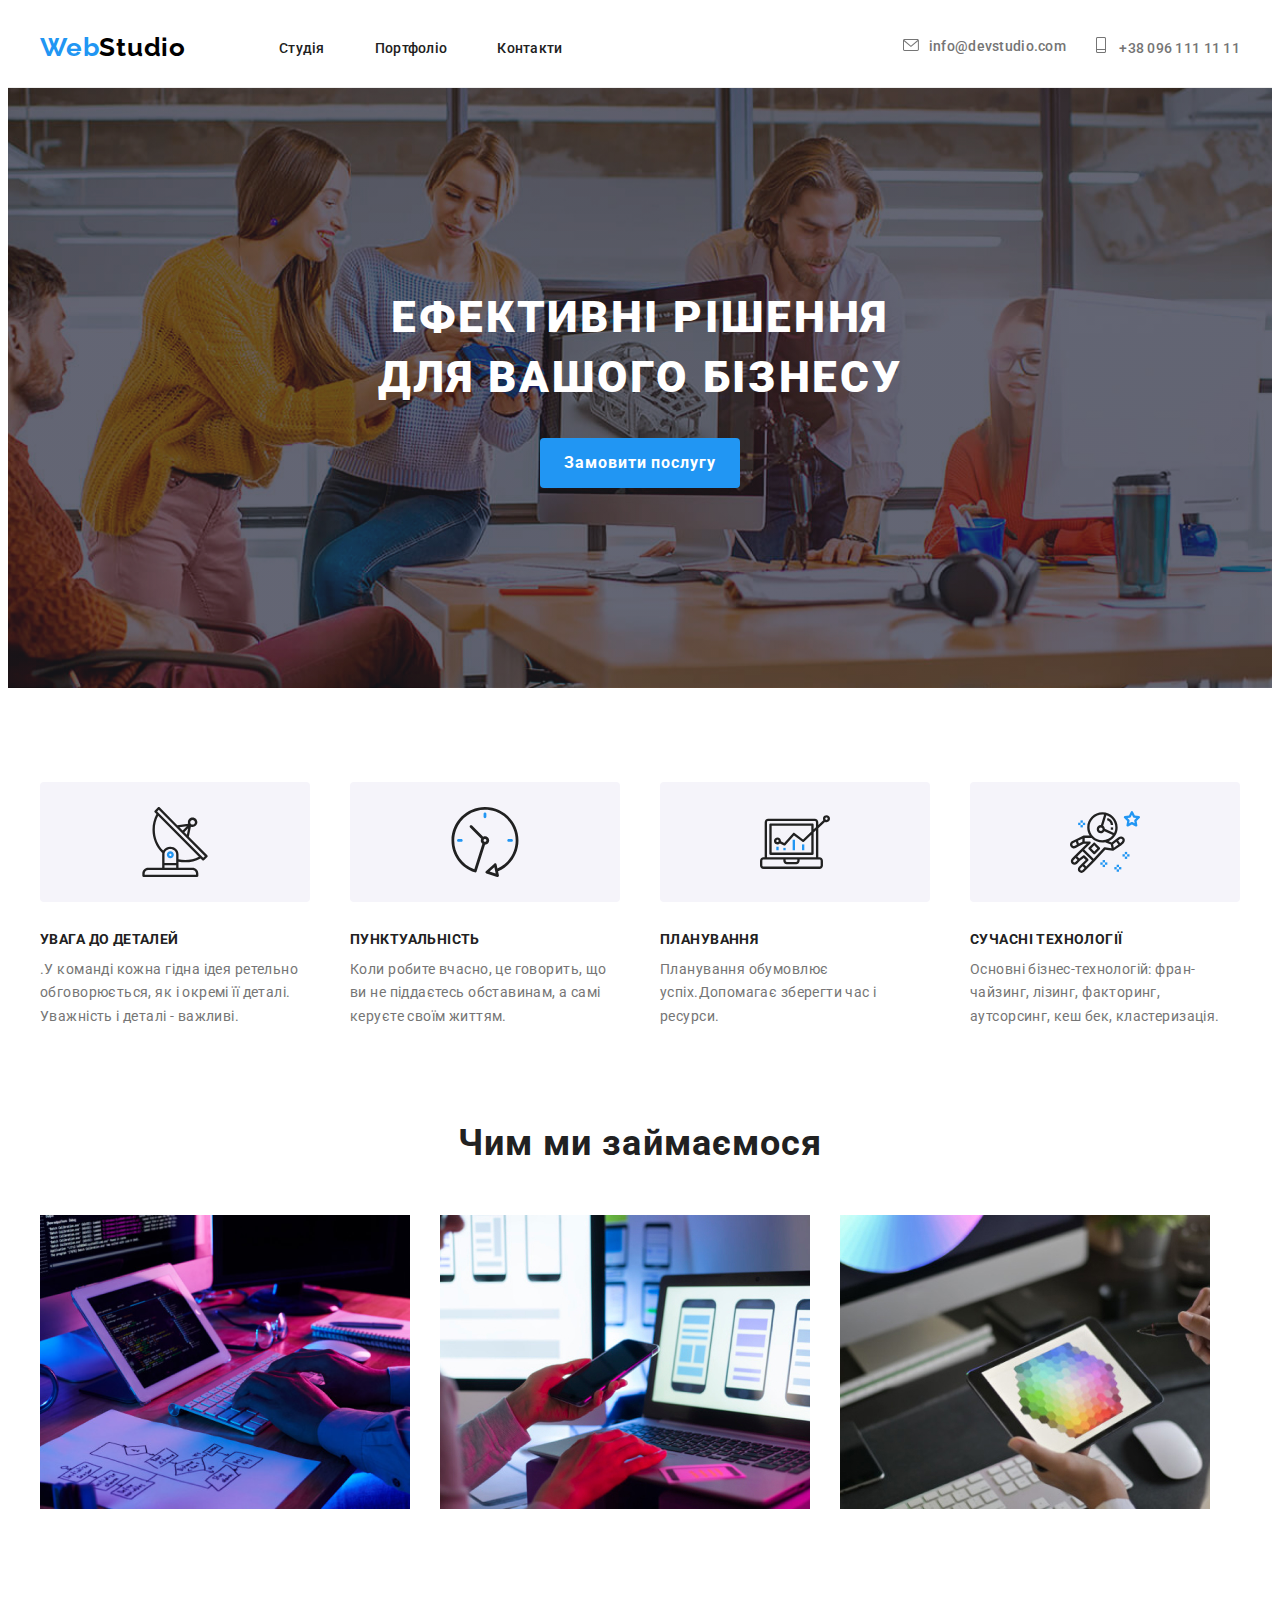
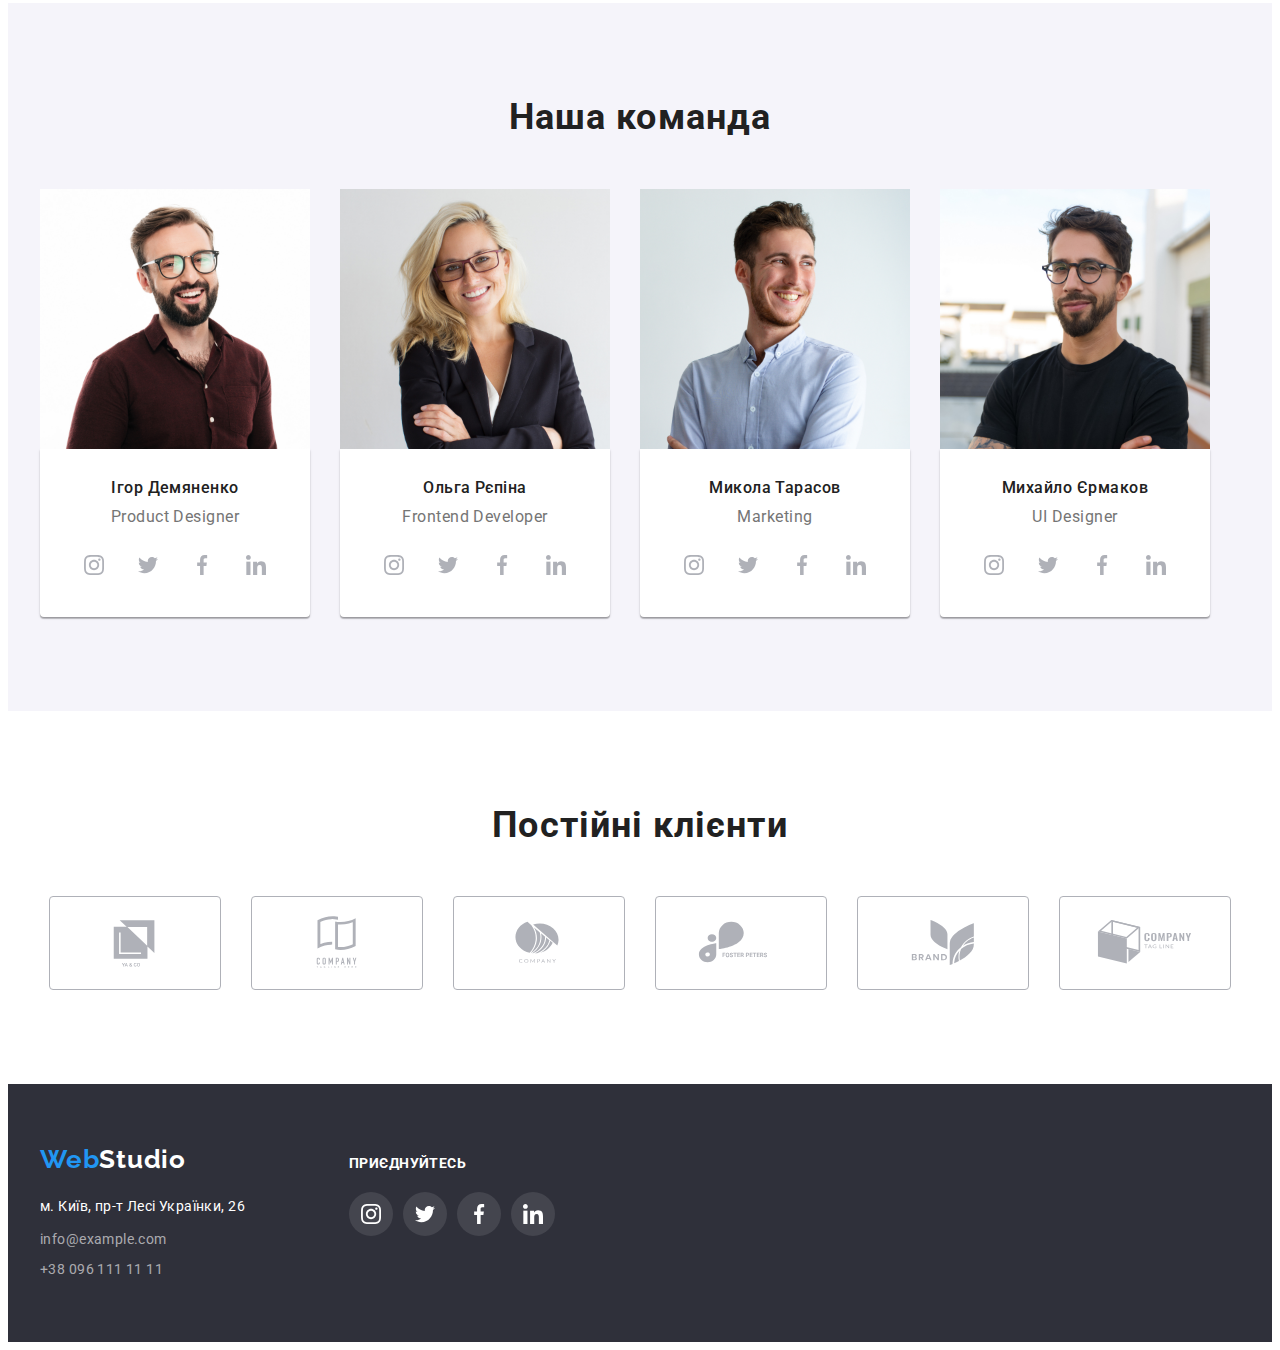
<file: index.html>
<!DOCTYPE html>
<html lang="uk">
<head>
    <meta charset="UTF-8">
    <meta http-equiv="X-UA-Compatible" content="IE=edge">
    <meta name="viewport" content="width=device-width, initial-scale=1.0">
    <link rel="preconnect" href="https://fonts.googleapis.com">
<link rel="preconnect" href="https://fonts.gstatic.com" crossorigin>
<link href="https://fonts.googleapis.com/css2?family=Montserrat:wght@700&family=Roboto:wght@400;500;700;900&display=swap" rel="stylesheet">
<link href="https://fonts.googleapis.com/css2?family=Montserrat:wght@700&family=Raleway:wght@700&display=swap" rel="stylesheet">
<link rel="stylesheet" href="https://cdnjs.cloudflare.com/ajax/libs/modern-normalize/1.1.0/modern-normalize.min.css" integrity="sha512-wpPYUAdjBVSE4KJnH1VR1HeZfpl1ub8YT/NKx4PuQ5NmX2tKuGu6U/JRp5y+Y8XG2tV+wKQpNHVUX03MfMFn9Q==" crossorigin="anonymous" referrerpolicy="no-referrer" />
<link rel="stylesheet" href="css/styles.css">
<title>Document</title>
</head>
<body class="style">
    <header class="header"> 
      <div class="container">
      <a href class="logo"<span style="color:#2196f3">Web</span><span style="color:black">Studio</span></a>
        <nav> 
          <ul class="header-nav">
            <li>
              <a href class="nav-one">Студія</a>
            </li>
            <li>
              <a href="portfolio.html"class="nav-two">Портфоліо</a>
            </li>
            <li>
              <a href class="nav-three">Контакти</a>
            </li>
          </ul>
        </nav>
      <div class="header-contact">
        <ul class="header-con-list">
            <li class="header-con-item">
              <a href="mailto:info@devstudio.com"class="header-con-link">
                <svg class="header-con-icon"width="16"height="12">
                  <use href="./img/icons2.svg#icon-envelope"></use>
                </svg>info@devstudio.com</a> 
              </a>             
          </li>
            <li class="header-con-item">
              <a href="tel:+380961111111"class="header-con-link">
                <svg class="header-con-icon"width="10"height="16">
                  <use href="./img/icons2.svg#icon-Vector"></use>
                </svg> +38 096 111 11 11</a> 
              </a>  
          </li> 
        </ul>
      </div>
      </header>
      <main> 
<section class="fon">
  <div class="container"> 
    <h1 class="title">Ефективні рішення<br> для вашого бізнесу</h1>
    <button type="button"class="button">Замовити послугу</button>
  </div>
</section>
<section class="main">
  <div class="container">
    <ul class="main1">
      <li class="main1-item">
        <div class="main-item"> 
                      <svg class="main-icon"width="70"height="70">
              <use href="./img/icons3.svg#icon-antenna"></use>
            </svg>
     </div>
        <h3 class="main-one">Увага до деталей</h3>
        <p class="text">.У команді кожна гідна ідея ретельно обговорюється, як і окремі її деталі. Уважність і деталі - важливі.
        </p>
    </li>
    <li>
      <div class="main-item">
                  <svg class="main-icon"width="70"height="70">
            <use href="./img/icons3.svg#icon-clock"></use>
          </svg>
      </div>
        <h3 class="main-one">Пунктуальність</h3>
        <p class="text"> 
    Коли робите вчасно, це говорить, що ви не піддаєтесь обставинам, а самі керуєте своїм життям.</p>
    </li>
    <li>
      <div class="main-item">
                  <svg class="main-icon"width="70"height="70">
            <use href="./img/icons3.svg#icon-diagram"></use>
          </svg>
      </div>
       <h3 class="main-one">Планування</h3>
       <p class="text">Планування обумовлює успіх.Допомагає зберегти час і ресурси.</p>
    </li>
    <li>
      <div class="main-item">
          <svg class="main-icon"width="70"height="70">
            <use href="./img/icons3.svg#icon-astronaut"></use>
          </svg>  
      </div>
        <h3 class="main-one">Сучасні технології</h3>
        <p class="text">Основні бізнес-технологій: 
          фран- чайзинг, лізинг, факторинг, аутсорсинг, кеш бек, кластеризація. </p>
    </li>
   </ul>
  </div>
</section>
<section class="work-foto">
  <div class="container">
  <h2 class="work">Чим ми займаємося</h2>
      <ul class="foto">
        <li>
            <img
            src="./img/box 1.png"
            alt="лептоп-1"
            width="370"
            height="294"
          />  
        </li>
        <li>
            <img
              src="./img/box2.jpg"
              alt="лептоп-2"
              width="370"
              height="294"
            />
        </li>
        <li>
            <img
              src="./img/box3.jpg"
              alt="лептоп-3"
              width="370"
              height="294"
            />
        </li>
    </ul>
  </div>
</section>
<section class="teams">
  <div class="container"
    <h2 class="work">Наша команда</h2>
          <ul class="people">
        <li>
            <img
            src="./img/img1.jpg"
            alt="пан1"
            width="270"
            height="260"
            />
            <section>
            <div class="tm1">
           <h3 class="team">Ігор Демяненко</h3>
           <p class="team-one">Product Designer</p>
           <ul class="tm-soc-list">
            <li class="tm-soc-item">
              <a href=""class="tm-soc-link link">
                  <svg class="tm-soc-icon"width="20"height="20">
                  <use href="./img/icons.svg#icon-instagram-2"></use>
                  </svg>
              </a>
            </li>
            <li class="tm-soc-item">
              <a href=""class="tm-soc-link link">
                <svg class="tm-soc-icon"width="20"height="20">
                  <use href="./img/icons.svg#icon-twitter-1"></use>
                </svg>
              </a>
            </li>
            <li class="tm-soc-item">
                <a href=""class="tm-soc-link link">
                  <svg class="tm-soc-icon"width="20"height="20">
                  <use href="./img/icons.svg#icon-facebook-1"></use>
                  </svg>
              </a> 
              </a>
            </li>
            <li class="tm-soc-item">
              <a href=""class="tm-soc-link link">
                <svg class="tm-soc-icon"width="20"height="20">
                  <use href="./img/icons.svg#icon-linkedin-1"></use>
                  </svg>  
              </a>
            </li>
           </ul>
          </div>
            </section>
          </li>
        <li>
            <img
            src="./img/img2.jpg"
            alt="пані1"
            width="270"
            height="260"
            />
            <div class="tm1">
            <h3 class="team">Ольга Рєпіна</h3>
            <p class="team-one">Frontend Developer</p>
            <ul class="tm-soc-list">
              <li class="tm-soc-item">
                <a href=""class="tm-soc-link link">
                  <svg class="tm-soc-icon"width="20"height="20">
                    <use href="./img/icons.svg#icon-instagram-2"></use>
                    </svg>
                </a>
              </li>
              <li class="tm-soc-item">
                <a href=""class="tm-soc-link link">
                  <svg class="tm-soc-icon"width="20"height="20">
                    <use href="./img/icons.svg#icon-twitter-1"></use>
                  </svg> 
                </a>
              </li>
              <li class="tm-soc-item">
                <a href=""class="tm-soc-link link">
                  <svg class="tm-soc-icon"width="20"height="20">
                    <use href="./img/icons.svg#icon-facebook-1"></use>
                    </svg>  
                </a>
              </li>
              <li class="tm-soc-item">
                <a href=""class="tm-soc-link link">
                  <svg class="tm-soc-icon"width="20"height="20">
                    <use href="./img/icons.svg#icon-linkedin-1"></use>
                    </svg>  
                </a>
              </li>
             </ul>
            </div>
        </li>
        <li>
            <img
            src="./img/img3.jpg"
            alt="пан2"
            width="270"
            height="260"
            />  
            <div class="tm1">
            <h3 class="team">Микола Тарасов</h3>
           <p class="team-one">Marketing</p> 
           <ul class="tm-soc-list">
            <li class="tm-soc-item">
              <a href=""class="tm-soc-link link">
                <svg class="tm-soc-icon"width="20"height="20">
                  <use href="./img/icons.svg#icon-instagram-2"></use>
                  </svg>  
              </a>
            </li>
            <li class="tm-soc-item">
              <a href=""class="tm-soc-link link"> 
                <svg class="tm-soc-icon"width="20"height="20">
                  <use href="./img/icons.svg#icon-twitter-1"></use>
                </svg>  
              </a>
            </li>
            <li class="tm-soc-item">
              <a href=""class="tm-soc-link link">
                <svg class="tm-soc-icon"width="20"height="20">
                  <use href="./img/icons.svg#icon-facebook-1"></use>
                  </svg>  
              </a>
            </li>
            <li class="tm-soc-item">
              <a href=""class="tm-soc-link link">
                <svg class="tm-soc-icon"width="20"height="20">
                  <use href="./img/icons.svg#icon-linkedin-1"></use>
                  </svg>  
              </a>
            </li>
           </ul>
            </div>
        </li>
        <li>
            <img
            src="./img/img4.jpg"
            alt="пан3"
            width="270"
            height="260"
            /> 
            <div class="tm1">
            <h3 class="team">Михайло Єрмаков</h3>
            <p class="team-one">UI Designer</p>
            <ul class="tm-soc-list">
              <li class="tm-soc-item">
                <a href=""class="tm-soc-link link">
                  <svg class="tm-soc-icon"width="20"height="20">
                    <use href="./img/icons.svg#icon-instagram-2"></use>
                    </svg>
                </a>
              </li>
              <li class="tm-soc-item">
                <a href=""class="tm-soc-link link">
                  <svg class="tm-soc-icon"width="20"height="20">
                    <use href="./img/icons.svg#icon-twitter-1"></use>
                  </svg> 
                </a>
              </li>
              <li class="tm-soc-item">
                <a href=""class="tm-soc-link link">
                  <svg class="tm-soc-icon"width="20"height="20">
                    <use href="./img/icons.svg#icon-facebook-1"></use>
                    </svg>  
                </a>
              </li>
              <li class="tm-soc-item">
                <a href=""class="tm-soc-link link">
                  <svg class="tm-soc-icon"width="20"height="20">
                    <use href="./img/icons.svg#icon-linkedin-1"></use>
                    </svg>  
                </a>
              </li>
             </ul>
            </div>
        </li>
     </ul>
  </div>
</section>
<section class="clients">
  <div class="container">
  <h2 class="clients-title">Постійні клієнти</h2>
  <ul class="clients-list">
    <li class="clients-item">
      <a href="" class="clients-link link">
       <svg class="clients-soc-icon"width="106"height="60">
        <use href="./img/icons1.svg#icon-Logo1"></use>
       </svg>
      </a>
    </li>
    <li class="clients-item">
      <a href=""class="clients-link link">
        <svg class="clients-soc-icon"width="106"height="60">
          <use href="./img/icons1.svg#icon-Logo2"></use>
         </svg> 
      </a>
    </li>
    <li class="clients-item">
      <a href=""class="clients-link link">
        <svg class="clients-soc-icon"width="106"height="60">
          <use href="./img/icons1.svg#icon-Logo3"></use>
         </svg>  
      </a>
    </li>
    <li class="clients-item">
      <a href=""class="clients-link link">
        <svg class="clients-soc-icon"width="106"height="60">
          <use href="./img/icons1.svg#icon-Logo4"></use>
         </svg>   
      </a>
    </li>
    <li class="clients-item">
      <a href=""class="clients-link link">
        <svg class="clients-soc-icon"width="106"height="60">
          <use href="./img/icons1.svg#icon-Logo5"></use>
         </svg>  
      </a>
    </li>
  </a>
   <li class="clients-item">
      <a href=""class="clients-link link">
        <svg class="clients-soc-icon"width="106"height="60">
          <use href="./img/icons1.svg#icon-logo6"></use>
         </svg>  
      </a>
    </li>
   </ul>
</div>
</section>
</main>
<footer class="footer">
  <section class="foot">
    <div class="container">
<div>
  <a href class="logo"<span style="color:#2196f3">Web</span><span style="color:white">Studio</span></a>
  <address class="address">
        <div class="add">
 <p> м. Київ, пр-т Лесі Українки, 26</p>
        </div>
        <div class="mail">
 <a href="mailto:info@example.com"style="color:rgba(255,255,255,0.6);">info@example.com</a>
        </div>
 <p><a href="tel:+380961111111" style="color:rgba(255,255,255,0.6);">+38 096 111 11 11</a></p>
  </address>
</div>
<div class="invitation-list">
    <h3 class="invitation">Приєднуйтесь</h3>
    <ul class="inv-soc-list">
      <li class="inv-soc-item">
        <a href=""class="inv-soc-link link">
          <svg class="inv-soc-icon"width="20"height="20">
            <use href="./img/icons.svg#icon-instagram-2"></use>
            </svg>
        </a> 
      </li>
      <li class="inv-soc-item">
        <a href=""class="inv-soc-link link">
          <svg class="inv-soc-icon"width="20"height="20">
            <use href="./img/icons.svg#icon-twitter-1"></use>
          </svg> 
        </a>
      </li>
      <li class="inv-soc-item">
        <a href=""class="inv-soc-link link">
          <svg class="inv-soc-icon"width="20"height="20">
            <use href="./img/icons.svg#icon-facebook-1"></use>
            </svg>  
        </a>
      </li>
      <li class="inv-soc-item">
        <a href=""class="inv-soc-link link">
          <svg class="inv-soc-icon"width="20"height="20">
            <use href="./img/icons.svg#icon-linkedin-1"></use>
            </svg>  
        </a>
      </li>
     </ul>
</div>
</div>
</section>
</footer>
</body>
</html>
</file>
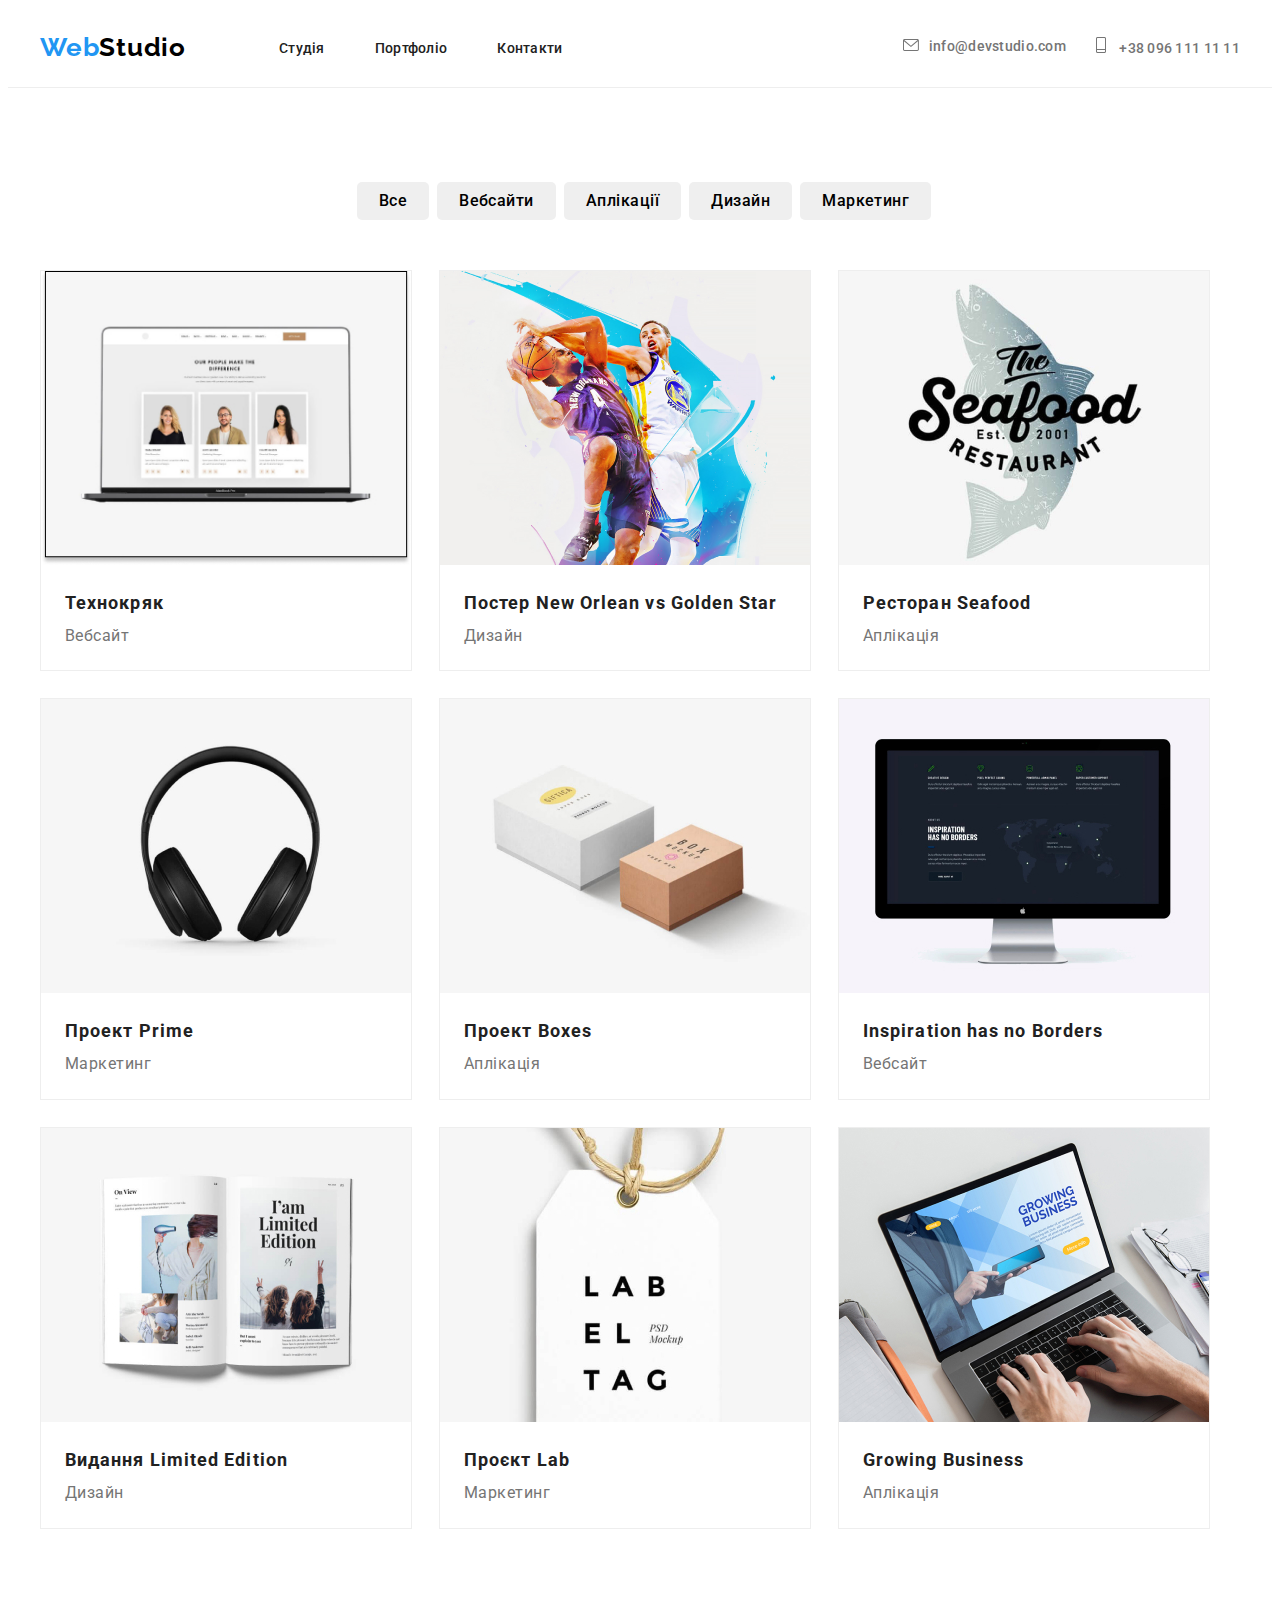
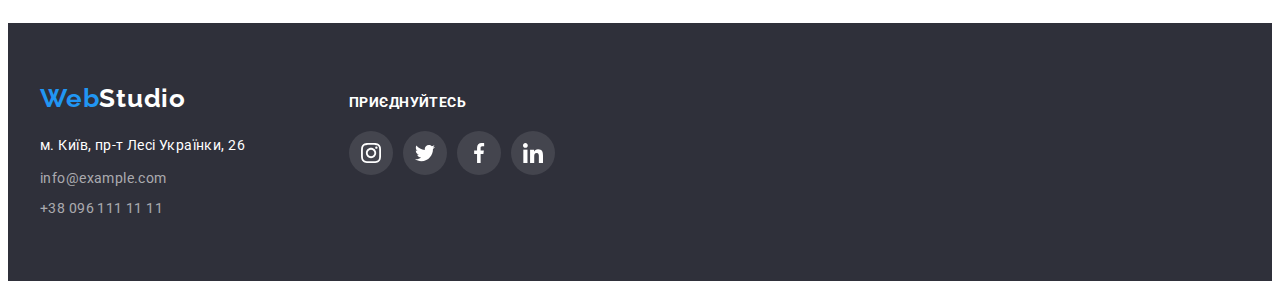
<file: portfolio.html>
<!DOCTYPE html>
<html lang="uk">
<head>
    <meta charset="UTF-8">
    <meta http-equiv="X-UA-Compatible" content="IE=edge">
    <meta name="viewport" content="width=device-width, initial-scale=1.0">
    
    <link rel="preconnect" href="https://fonts.googleapis.com">
<link rel="preconnect" href="https://fonts.gstatic.com" crossorigin>
<link href="https://fonts.googleapis.com/css2?family=Montserrat:wght@700&family=Roboto:wght@400;500;700;900&display=swap" rel="stylesheet">
<link href="https://fonts.googleapis.com/css2?family=Montserrat:wght@700&family=Raleway:wght@700&display=swap" rel="stylesheet">
<link rel="stylesheet" href="https://cdnjs.cloudflare.com/ajax/libs/modern-normalize/1.1.0/modern-normalize.min.css" integrity="sha512-wpPYUAdjBVSE4KJnH1VR1HeZfpl1ub8YT/NKx4PuQ5NmX2tKuGu6U/JRp5y+Y8XG2tV+wKQpNHVUX03MfMFn9Q==" crossorigin="anonymous" referrerpolicy="no-referrer" />
<link rel="stylesheet" href="css/styles.css">
<title>Document</title>
</head>
<body class="style">
<header class="header">
  <div class="container">
      <a href class="logo"<span style="color:#2196f3">Web</span><span style="color:black">Studio</span></a>
        <nav> 
          <ul class="header-nav">
            <li>
              <a href="index.html"class="nav-one">Студія</span></a>
            </li>
            <li>
              <a href class="nav-two">Портфоліо</span></a>
            </li>
            <li>
              <a href class="nav-three">Контакти</a>
            </li>
          </ul>
        </nav>
        <div class="header-contact">
          <ul class="header-con-list">
              <li class="header-con-item">
                <a href="mailto:info@devstudio.com"class="header-con-link">
                  <svg class="header-con-icon"width="16"height="12">
                    <use href="./img/icons2.svg#icon-envelope"></use>
                  </svg>info@devstudio.com</a> 
                </a>             
            </li>
              <li class="header-con-item">
                <a href="tel:+380961111111"class="header-con-link">
                  <svg class="header-con-icon"width="10"height="16">
                    <use href="./img/icons2.svg#icon-Vector"></use>
                  </svg> +38 096 111 11 11</a> 
                </a>  
            </li> 
          </ul>
        </div>
      </header>
      <main> 
        <section class="content">
              <div class="container">
         <ul class="btn-port">
       <li><button type="button" class="button-two">Все</button></li> 
        <li><button type="button" class="button-two">Вебсайти</button></li>
        <li><button type="button" class="button-two">Аплікації</button></li>
        <li><button type="button" class="button-two">Дизайн</button></li>
        <li><button type="button" class="button-two">Маркетинг</button></li>
      </ul>
               </div>
          <div class="container">
          <ul class="foto-port"> 
          <li class="border">
            <img
            src="./img1/img1.jpg"
            alt="робота"
            width="370"
            height="294">
            <div class="prezent">
            <h3 class="work-port">Технокряк</h3>
            <p class="work-one">Вебсайт</p>
          </div>
          </li>
            <li class="border">
              <img
              src="./img1/port2.png"
              alt="робота2"
              width="370"
              height="294">
              <div class="prezent">
            <h3 class="work-port">Постер New Orlean vs Golden Star</h3>
            <p class="work-one">Дизайн</p>
              </div>
           </li>
            <li class="border">
              <img
              src="./img1/port3.jpg"
              alt="робота3"
              width="370"
              height="294">
              <div class="prezent">
            <h3 class="work-port">Ресторан Seafood</h3>
            <p class="work-one">Аплікація</p>
              </div>
            </li>
            <li class="border">
              <img
              src="./img1/port4.jpg"
              alt="робота4"
              width="370"
              height="294">
             <div class="prezent">
            <h3 class="work-port">Проект Prime</h3>
            <p class="work-one">Маркетинг</p>
             </div>
            </li>
            <li class="border">
              <img
              src="./img1/port5.jpg"
              alt="робота5"
              width="370"
              height="294">
              <div class="prezent">
            <h3 class="work-port">Проект Boxes</h3>
            <p class="work-one">Аплікація</p>
              </div>
            </li>
            <li class="border">
              <img
              src="./img1/port6.jpg"
              alt="робота6"
              width="370"
              height="294">
              <div class="prezent">
            <h3 class="work-port">Inspiration has no Borders</h3>
            <p class="work-one">Вебсайт</p>
              </div>
            </li>
            <li class="border">
              <img
              src="./img1/port7.jpg"
              alt="робота7"
              width="370"
              height="294">
              <div class="prezent">
            <h3 class="work-port">Видання Limited Edition</h3>
            <p class="work-one">Дизайн</p>
              </div>
            </li>
            <li class="border">
              <img
              src="./img1/port8.jpg"
              alt="робота8"
              width="370"
              height="294">
              <div class="prezent">
            <h3 class="work-port"> Проєкт Lab</h3>
            <p class="work-one">Маркетинг</p>
              </div>
            </li>
            <li class="border">
              <img
              src="./img1/port9.jpg"
              alt="робота9"
              width="370"
              height="294">
              <div class="prezent">
            <h3 class="work-port">Growing Business</h3>
            <p class="work-one">Аплікація</p>
              </div>
            </li>
        </ul>
      </div>
      </section> 
      </main>
      <footer class="footer">
        <section class="foot">
          <div class="container">
      <div>
        <a href class="logo"<span style="color:#2196f3">Web</span><span style="color:white">Studio</span></a>
        <address class="address">
              <div class="add">
       <p> м. Київ, пр-т Лесі Українки, 26</p>
              </div>
              <div class="mail">
       <a href="mailto:info@example.com"style="color:rgba(255,255,255,0.6);">info@example.com</a>
              </div>
       <p><a href="tel:+380961111111" style="color:rgba(255,255,255,0.6);">+38 096 111 11 11</a></p>
        </address>
      </div>
      <div class="invitation-list">
          <h3 class="invitation">Приєднуйтесь</h3>
          <ul class="inv-soc-list">
            <li class="inv-soc-item">
              <a href=""class="inv-soc-link link">
                <svg class="inv-soc-icon"width="20"height="20">
                  <use href="./img/icons.svg#icon-instagram-2"></use>
                  </svg>
              </a> 
            </li>
            <li class="inv-soc-item">
              <a href=""class="inv-soc-link link">
                <svg class="inv-soc-icon"width="20"height="20">
                  <use href="./img/icons.svg#icon-twitter-1"></use>
                </svg> 
              </a>
            </li>
            <li class="inv-soc-item">
              <a href=""class="inv-soc-link link">
                <svg class="inv-soc-icon"width="20"height="20">
                  <use href="./img/icons.svg#icon-facebook-1"></use>
                  </svg>  
              </a>
            </li>
            <li class="inv-soc-item">
              <a href=""class="inv-soc-link link">
                <svg class="inv-soc-icon"width="20"height="20">
                  <use href="./img/icons.svg#icon-linkedin-1"></use>
                  </svg>  
              </a>
            </li>
           </ul>
      </div>
      </div>
      </section>
      </footer>
      </body>
      </html>
</file>
<file: css/styles.css>
.container{
  width: 1200px;
  padding-left: 15px;
  padding-right: 15px;
  margin: 0 auto;
  
}
p,h1,h2,h3,h4,h5,h6{
  margin: 0;
}
ul{
  margin: 0;
  padding-left: 0;
}
    
a {
    text-decoration: none; /* Скасовуємо підкреслення у посилань */
    font-family: 'Roboto', sans-serif;
    }
    
    
   /*шрифт і колір для сторінок*/
    .style{
    font-family: 'Montserrat', sans-serif;
    font-family: 'Roboto', sans-serif;
    color: #212121;
    }

/* header*/
.header{
  padding-top: 24px;
  padding-bottom: 24px;
  border-bottom: 1px solid #EEEEEE;
}

.header .container{
  display: flex;
  align-items: center;
  
}

/*логотип*/
.logo{
  font-family: 'Raleway', sans-serif;
  font-weight: 700;
  font-size: 26px;
  line-height: 1.19;
  letter-spacing: 0.03em;
  margin-right: 93px;
   }

 /*навігація*/

 .header-nav{
  display: flex;
  gap: 50px;
 }

li {
    display: block;/*прибрали крапочки*/
  }

  .header-nav:hover,
  .header-nav:focus{
    color:#2196f3;

  }
  .nav-one{
    font-weight: 500;
    font-size: 14px;
    line-height: 1.14px;
    letter-spacing: 0.02em;
    color:#212121;
  }

    .nav-one:hover,
    .nav-one:focus{
    color: #2196f3;
  }


  .nav-two{
    font-weight: 500;
    font-size: 14px;
    line-height: 1.14px;
    letter-spacing: 0.02em;
    color: #212121;
  
  }

  .nav-two:hover,
    .nav-two:focus{
    color: #2196f3;
  }

  .nav-three{
    font-weight: 500;
    font-size: 14px;
    line-height: 1.14;
    letter-spacing: 0.02em;
    color: #212121;
  }
  
  .nav-three:hover,
    .nav-three:focus{
    color: #2196f3;
  }
  .header-contact{
    margin-left: auto;
    display: flex;
     gap: 10px;
    font-family: "Roboto";
    font-style: normal;
    font-weight: 500;
    font-size: 14px;
    line-height:1.14 ;
    letter-spacing: 0.02em;
    align-items: center;
   color: #757575;
  }

  .header-con-list{
    display: flex;
    gap: 30px;
    align-items: center;
  }

  .header-con-icon{
    fill: currentColor;
    margin-right: 10px;
  }

  .header-con-link{
color: #757575;
  }

  .header-con-link:hover,
    .header-con-link:focus{
color: #2196f3;
    }
  


  /*заголовок*/
  .fon{
  max-height: 600px;
  max-width: 1600px;
  background-image: linear-gradient(rgba(47, 48, 58, 0.4),rgba(47, 48, 58, 0.4)),url("../img/Img.jpg");ckground-color: #2f303A;
  background-repeat: no-repeat;
  background-position: center;
  margin: 0 auto;
  padding-top: 200px;
  padding-bottom: 200px;
  }
  
  .title{
    font-family: 'Roboto', sans-serif;
    font-weight: 900;
    font-size: 44px;
    line-height: 1.36;
    letter-spacing: 0.06em;
    text-align: center;
    text-transform: uppercase;
    color:#ffffff;
      }


  .button{
    font-family: 'Roboto', sans-serif;
    font-weight: 700;
    line-height: 1.88;
    letter-spacing: 0.06em;
    margin: 0 auto;
    display: block; 
    border: 0;
    padding: 8px 16px;
    font-size: 16px; 
    border-radius: 4px;
    background-color: #2196f3;
    color: #ffffff;
    margin-top: 30px;
    width: 200px;
    height: 50px;
    font-size: 16px;
    
  }

  /*основне*/
  .main{
padding-top: 94px;
padding-bottom: 94px;
  }
  
.main1{
  display: flex;
  column-gap: 30px;
  justify-content: space-between;
}

.main-item{
  display: flex;
  justify-content: center;
  margin-bottom: 30px;
 width: 270px;
 height: 120px;
 border-radius: 4px;
 background: #F5F4Fa;
 align-items: center;
}

.main-one{
  font-weight: 700;
  font-size: 14px;
  line-height: 1.14;
  letter-spacing: 0.03em;
  text-transform: uppercase;
  margin-bottom: 10px;
}
 

.text{
    font-weight: 400;
    font-size: 14px;
    line-height: 1.71;
    letter-spacing: 0.03em;
    color:#757575;
    width: 270px;
  }
 
  /*робота*/

  .foto {
   display: flex;
   gap: 30px;
  }

img {
  display: block;
}

  .work-foto{
    padding-bottom: 94px;
  }

  .work{
    font-weight: 700;
    font-size: 36px;
    line-height: 1.16;
    letter-spacing: 0.03em;
    text-align: center;
    margin-bottom: 50px;
  }
  
  /*команда*/
  .people {
   display: flex;
  column-gap: 30px;
  margin-top: 50px;
  
  }

  .teams{
    font-weight: 700;
    font-size: 36px;
    line-height: 1.16;
    letter-spacing: 0.03em;
    text-align: center;
    padding-top: 94px;
    padding-bottom: 94px;
    background: #F5F4Fa;
  }

  

  .team{
    font-weight: 500;
    font-size: 16px;
    line-height: 1.18;
    letter-spacing: 0.03em; 
    margin-bottom: 10px;  
}

.team-one{
    font-weight: 400;
    font-size: 16px;
    line-height: 1.18;
    letter-spacing: 0.03em;
    color:#757575;  
    margin-bottom: 16px;
}

.tm1{
   padding-top:30px;
   padding-bottom: 30px;
   text-align: center;
   box-shadow: 0px 1px 3px rgba(0,0,0,0.12),
  0px 1px 1px rgba(0,0,0,0.14), 0px 2px 1px rgba(0,0,0,0.2);
  border-radius: 0px 0px 4px 4px;
  background-color: #ffffff;
 
  }
  
  .tm-soc-list{
    display: flex;
    justify-content: center;
    gap: 10px; 
    
  }
  .tm-soc-item{
   
  }

  .tm-soc-link{
    width:44px ;
    height:44px ;
    border-radius: 50%;
    background-color: #ffffff;
    display: flex;
    align-items: center;
    justify-content: center;
    cursor: pointer;
  }

  .tm-soc-link:hover,
  .tm-soc-link:focus{
    background-color: #2196f3;
      }

.tm-soc-link:hover .tm-soc-icon,
.tm-soc-link:focus .tm-soc-icon{
  fill:#ffffff;
}

  .tm-soc-icon{
    fill:#AFB1b8;
  }

    .clients{
      padding-top: 94px;
      padding-bottom: 94px;
    }

  .clients-title{
    font-weight: 700;
    font-size: 36px;
    line-height: 1.16;
    letter-spacing: 0.03em;
    text-align: center;
    margin-bottom: 50px;
  }

  .clients-list{
    display: flex;
    justify-content: center;
    gap: 30px;
  }

  .clients-link{
    width: 170px;
    height: 92px;
    border-radius: 4px;
   border: 1px solid #AFB1b8;
    display: flex;
    align-items: center;
    justify-content: center;

  }
.clients-soc-icon{
  fill:#AFB1b8;
}

.clients-link:hover,
  .clients-link:focus{
    background-color: #ffffff;
    border: 1px solid #2196f3;
      }

.clients-link:hover .clients-soc-icon,
.clients-link:focus .clients-soc-icon{
  fill:#2196f3;
}


/*підвал*/

.foot .container{
 display: flex;
 gap: 70px;
 align-items: baseline;
}

.foot{
  background-color: #2f303A;
  padding-top: 60px;
  padding-bottom: 60px;
}

.address{
    font-style: normal;  
    font-weight: 400;
    font-size: 14px;
    line-height: 1.71;
    letter-spacing: 0.03em; 
    color: #ffffff;
    margin-top: 20px;
  
}
.add{
  margin-bottom: 9px;
}
.mail{
  margin-bottom: 6px;
}


.invitation{
  font-weight: 700;
    font-size: 14px;
    line-height: 1.14;
    letter-spacing: 0.03em;
    text-transform: uppercase;
    color:#ffffff;
    margin-bottom: 20px;
  }
  
    .inv-soc-list{
      display: flex;
      justify-content: center;
      gap: 10px;
        
  }

  .inv-soc-link{
    width:44px ;
    height:44px ;
    border-radius: 50%;
    background-color:rgba(255, 255, 255, 0.1);
    display: flex;
    align-items: center;
    justify-content: center;
    cursor: pointer;

  }
  .inv-soc-link:hover,
  .inv-soc-link:focus{
    background-color: #2196f3;
  }
  .inv-soc-link:hover .inv-soc-icon,
.inv-soc-link:focus .inv-soc-icon{
  fill:#ffffff;
}

  .inv-soc-icon{
    fill:#ffffff;
  }

/*портфоліо*/
.content{
  padding-top: 94px;
  padding-bottom: 94px;
}

.button-all .container{
  display: flex;

}

.button-one{
   font-family: 'Roboto', sans-serif; 
   font-weight: 500; 
   border: 0;
   border-radius: 5px;
   background: #2196f3;
   color: #fff;
   padding: 6px 22px;
   font-size: 16px;
   line-height: 1.6;
   text-align: center;
   box-shadow: 2px 3px 3px rgba(0,0,0,0.12),
  3px 3px 4px rgba(0,0,0,0.14), 3px 3px 4px rgba(0,0,0,0.2);
    
}

/*меню кнопки*/
.button-two{
    font-family: 'Roboto', sans-serif;
    font-weight: 500;
    font-size: 16px;
    line-height: 1.6;
    letter-spacing: 0.03em; 
    text-align: center; 
    border: 0;
    border-radius: 5px;
    padding: 6px 22px;
    margin-left: 8px;
}

/*активна кнопка при наведенні мишки*/
.button-two:hover,
.button-two:focus{
  background: #2196f3;
  color:#ffffff;
  box-shadow: 2px 3px 3px rgba(0,0,0,0.12),
  3px 3px 4px rgba(0,0,0,0.14), 3px 3px 4px rgba(0,0,0,0.2);
  cursor: pointer;
}

/*портфоліо роботи*/
  .btn-port{
  display: flex;
  justify-content: center;
  
}

.foto-port{
  display: flex;
  gap: 27px;
  flex-wrap: wrap;
  margin-top: 50px;
  
}

.work-port{
    font-weight:700;
    font-size: 18px;
    line-height: 2;
    letter-spacing: 0.06em; 
}

.work-one{
    font-weight: 400;
    font-size: 16px;
    line-height: 1.87;
    letter-spacing: 0.03em;  
    color:#757575;  
}
.border{
  border: 1px solid #EEEEEE;
}

.border:hover,
.border:focus{  
box-shadow: 0px 1px 1px rgba(0,0,0,0.12), 0px 4px 4px rgba(0,0,0,0.14),
  1px 4px 6px rgba(0,0,0,0.2);
  cursor: pointer;
 }

 .prezent{
  padding-left: 24px;
  padding-top: 20px;
  padding-right: 24px;
  padding-bottom: 20px;
}
</file>
